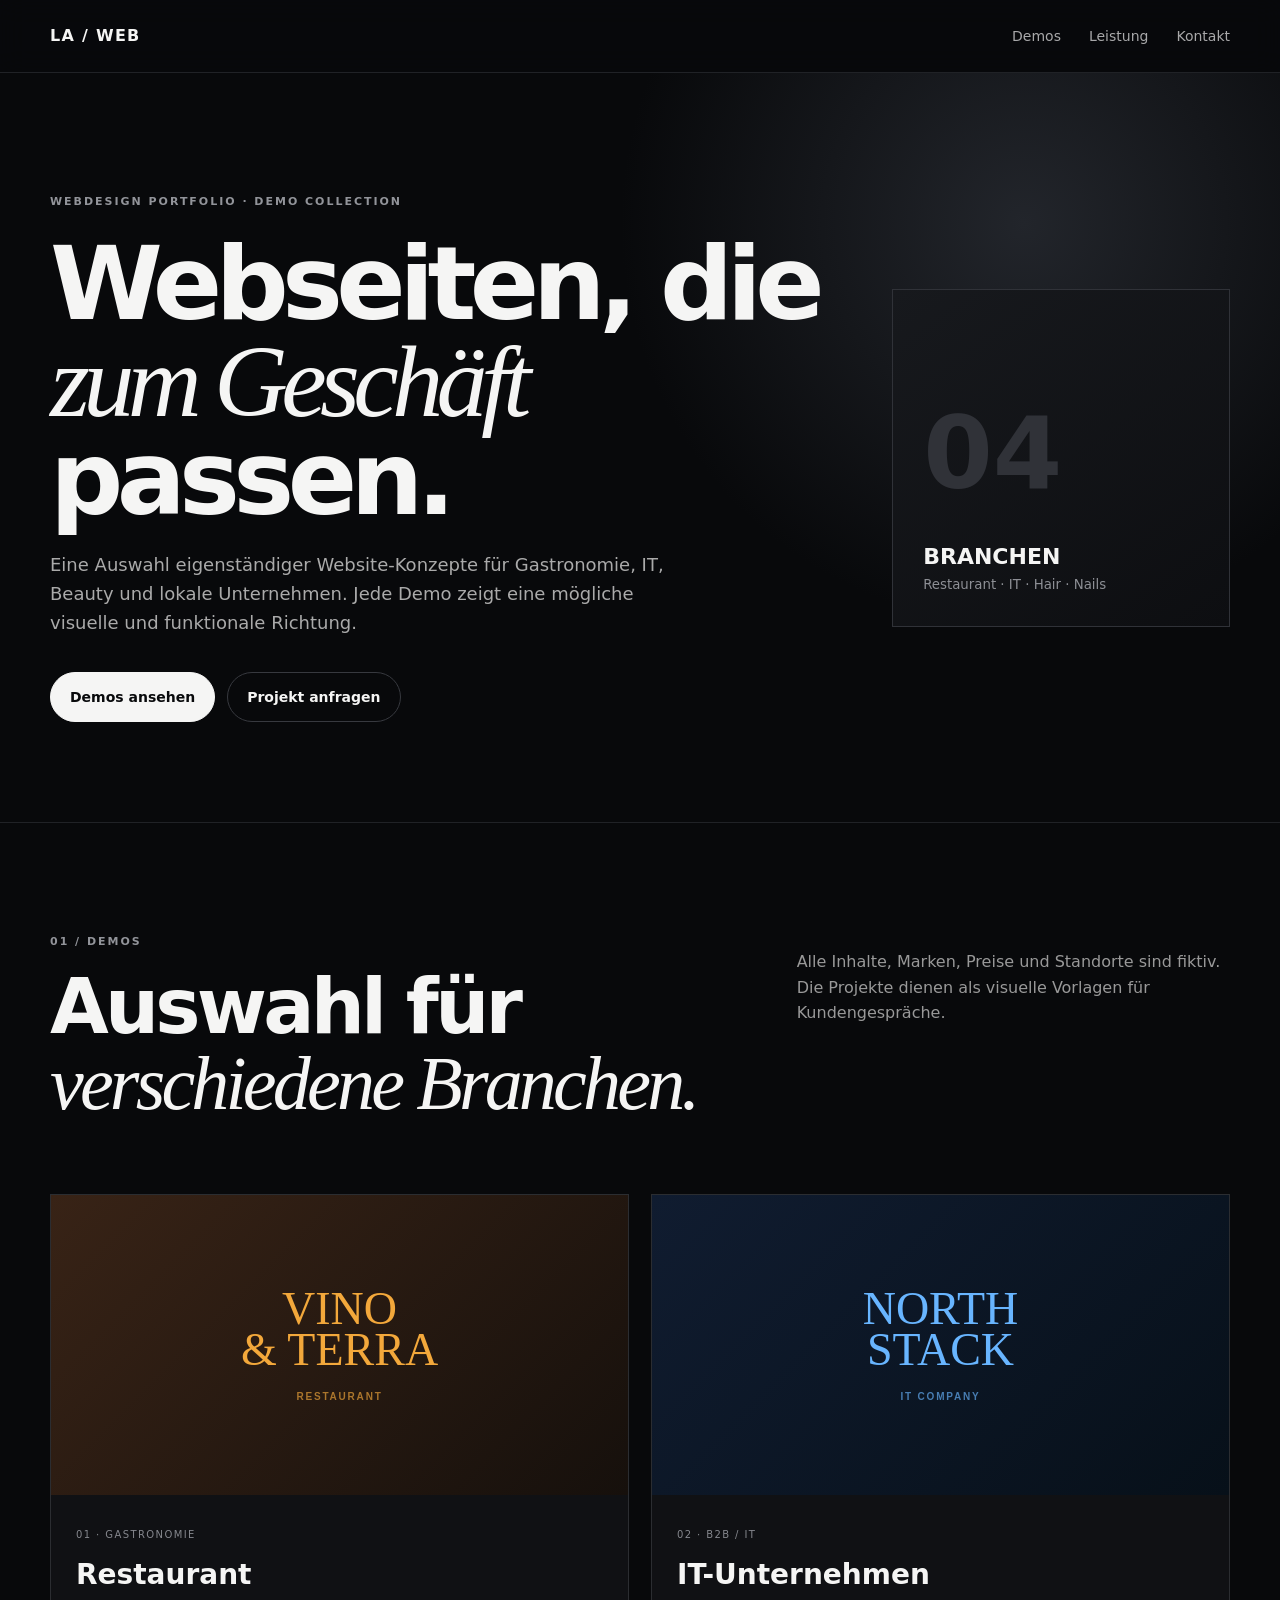
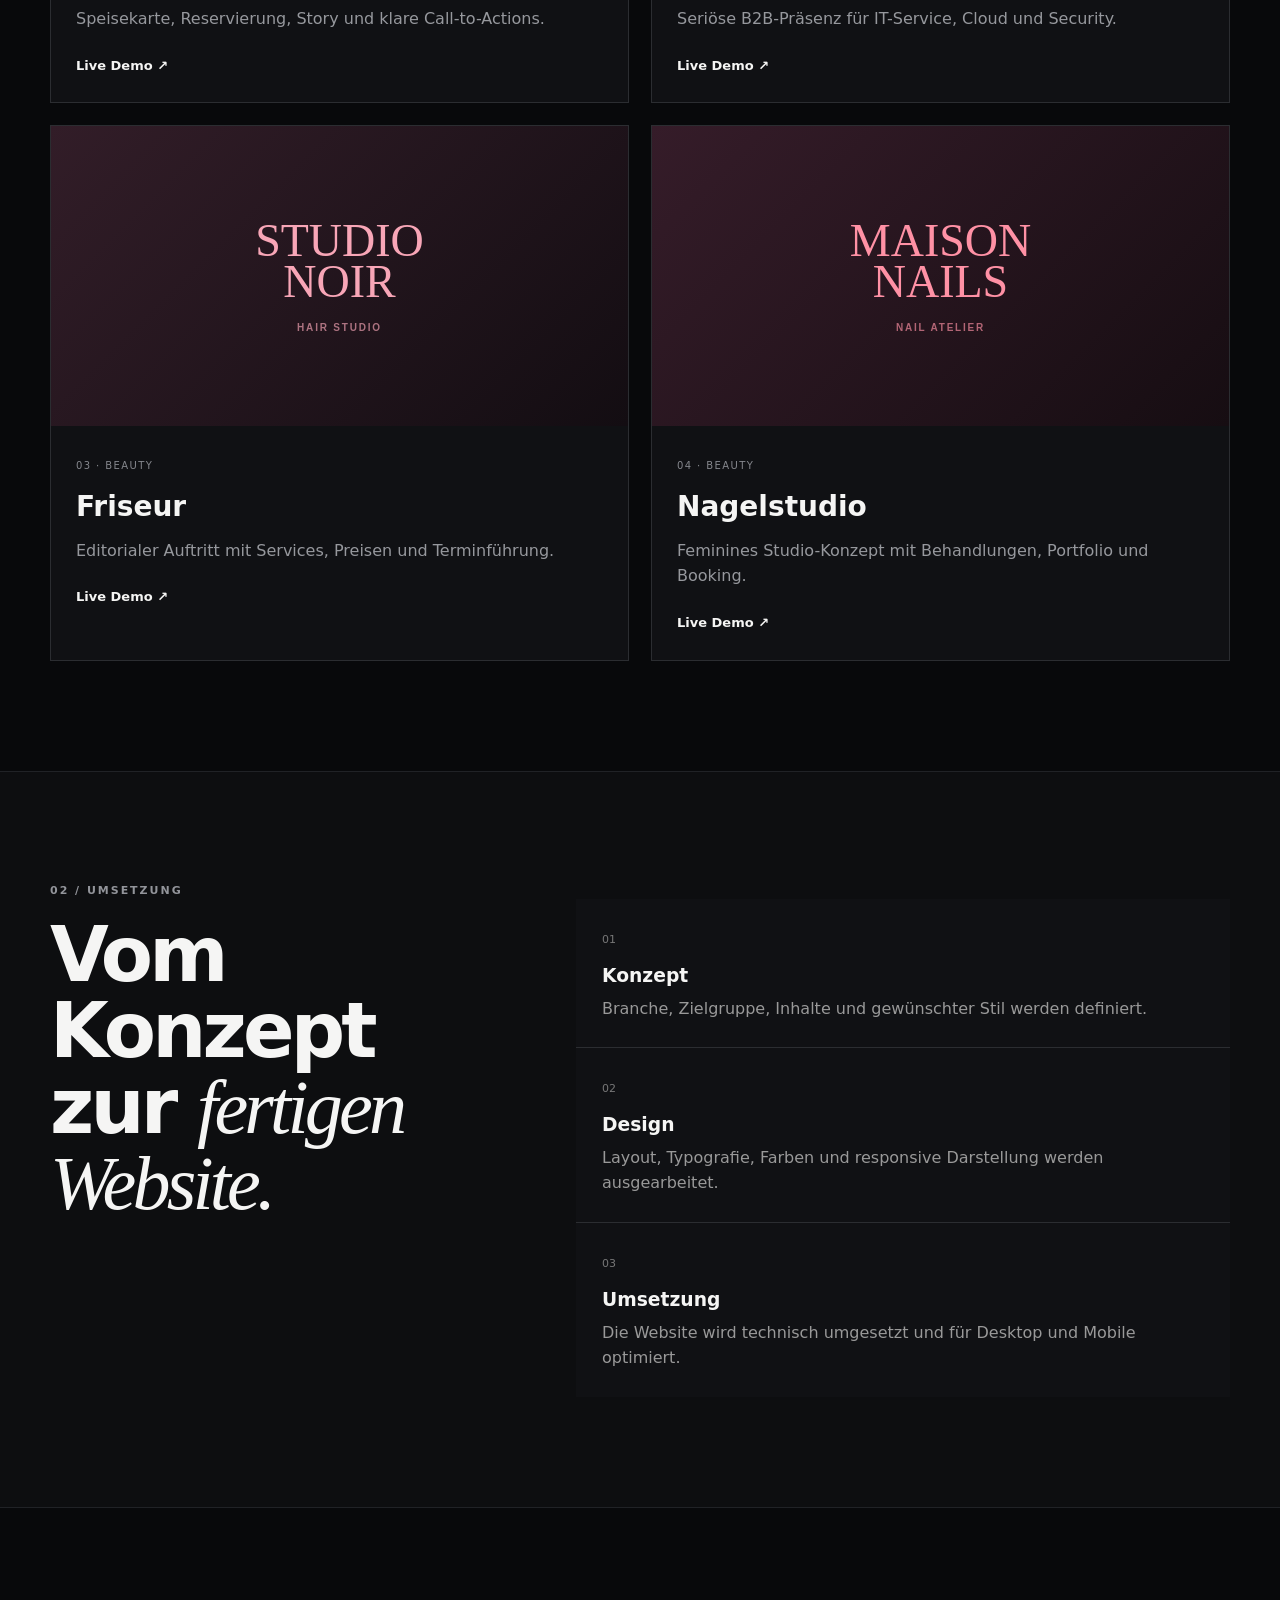
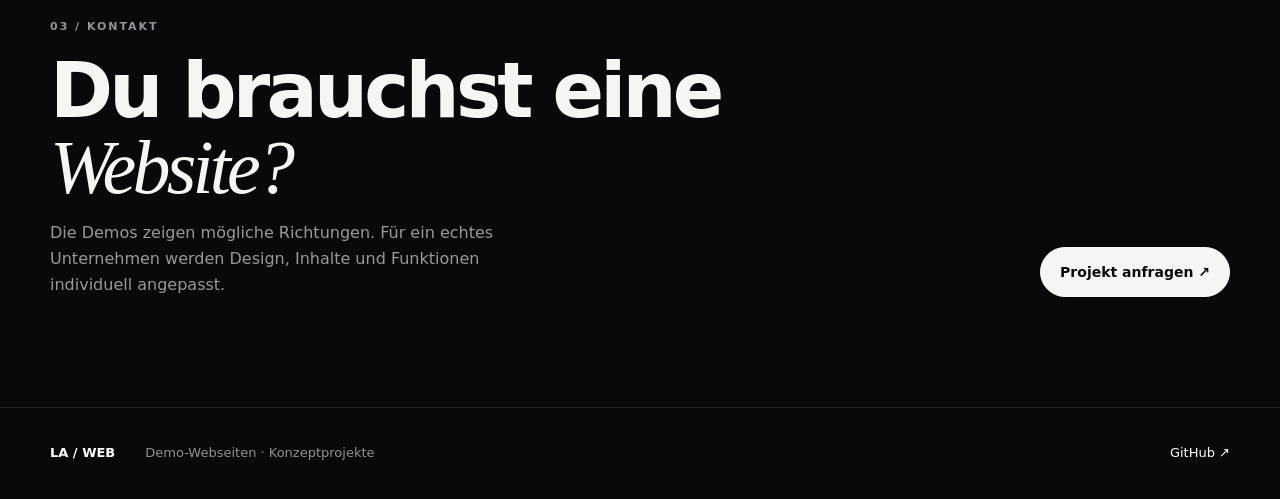
<file: index.html>
<!doctype html>
<html lang="de">
<head>
<meta charset="utf-8">
<meta name="viewport" content="width=device-width, initial-scale=1">
<meta name="description" content="Webdesign-Portfolio von Joscha Aaron Schmidt — fertige Demo-Webseiten für verschiedene Branchen.">
<title>Webdesign Portfolio — Joscha Aaron Schmidt</title>
<link rel="stylesheet" href="portfolio.css">
</head>
<body>
<header class="site-header">
  <div class="container nav"><a class="logo" href="./">LA / WEB</a><nav aria-label="Hauptnavigation"><a href="#demos">Demos</a><a href="#process">Leistung</a><a href="#contact">Kontakt</a></nav></div>
</header>
<main>
<section class="hero"><div class="container hero-grid"><div><span class="eyebrow">WEBDESIGN PORTFOLIO · DEMO COLLECTION</span><h1>Webseiten, die<br><em>zum Geschäft</em><br>passen.</h1><p>Eine Auswahl eigenständiger Website-Konzepte für Gastronomie, IT, Beauty und lokale Unternehmen. Jede Demo zeigt eine mögliche visuelle und funktionale Richtung.</p><div class="actions"><a class="btn primary" href="#demos">Demos ansehen</a><a class="btn" href="#contact">Projekt anfragen</a></div></div><div class="hero-card"><span>04</span><strong>BRANCHEN</strong><small>Restaurant · IT · Hair · Nails</small></div></div></section>
<section id="demos" class="section"><div class="container"><div class="section-head"><div><span class="eyebrow">01 / DEMOS</span><h2>Auswahl für<br><em>verschiedene Branchen.</em></h2></div><p>Alle Inhalte, Marken, Preise und Standorte sind fiktiv. Die Projekte dienen als visuelle Vorlagen für Kundengespräche.</p></div>
<div class="demo-grid">
<a class="demo-card restaurant" href="./restaurant/"><div class="demo-visual"><span>VINO<br>& TERRA</span><small>RESTAURANT</small></div><div class="demo-info"><span>01 · GASTRONOMIE</span><h3>Restaurant</h3><p>Speisekarte, Reservierung, Story und klare Call-to-Actions.</p><b>Live Demo ↗</b></div></a>
<a class="demo-card it" href="./it-company/"><div class="demo-visual"><span>NORTH<br>STACK</span><small>IT COMPANY</small></div><div class="demo-info"><span>02 · B2B / IT</span><h3>IT-Unternehmen</h3><p>Seriöse B2B-Präsenz für IT-Service, Cloud und Security.</p><b>Live Demo ↗</b></div></a>
<a class="demo-card hair" href="./hairdresser/"><div class="demo-visual"><span>STUDIO<br>NOIR</span><small>HAIR STUDIO</small></div><div class="demo-info"><span>03 · BEAUTY</span><h3>Friseur</h3><p>Editorialer Auftritt mit Services, Preisen und Terminführung.</p><b>Live Demo ↗</b></div></a>
<a class="demo-card nails" href="./nail-studio/"><div class="demo-visual"><span>MAISON<br>NAILS</span><small>NAIL ATELIER</small></div><div class="demo-info"><span>04 · BEAUTY</span><h3>Nagelstudio</h3><p>Feminines Studio-Konzept mit Behandlungen, Portfolio und Booking.</p><b>Live Demo ↗</b></div></a>
</div></div></section>
<section id="process" class="section process"><div class="container"><span class="eyebrow">02 / UMSETZUNG</span><div class="process-grid"><h2>Vom Konzept<br>zur <em>fertigen Website.</em></h2><div class="steps"><article><span>01</span><h3>Konzept</h3><p>Branche, Zielgruppe, Inhalte und gewünschter Stil werden definiert.</p></article><article><span>02</span><h3>Design</h3><p>Layout, Typografie, Farben und responsive Darstellung werden ausgearbeitet.</p></article><article><span>03</span><h3>Umsetzung</h3><p>Die Website wird technisch umgesetzt und für Desktop und Mobile optimiert.</p></article></div></div></div></section>
<section id="contact" class="section contact"><div class="container contact-box"><div><span class="eyebrow">03 / KONTAKT</span><h2>Du brauchst eine<br><em>Website?</em></h2><p>Die Demos zeigen mögliche Richtungen. Für ein echtes Unternehmen werden Design, Inhalte und Funktionen individuell angepasst.</p></div><a class="btn primary" href="mailto:joschaschmidt@mail.de?subject=Website%20Projekt">Projekt anfragen ↗</a></div></section>
</main>
<footer><div class="container footer-inner"><strong>LA / WEB</strong><span>Demo-Webseiten · Konzeptprojekte</span><a href="https://github.com/linuxaaron/portfolio">GitHub ↗</a></div></footer>
</body>
</html>
</file>
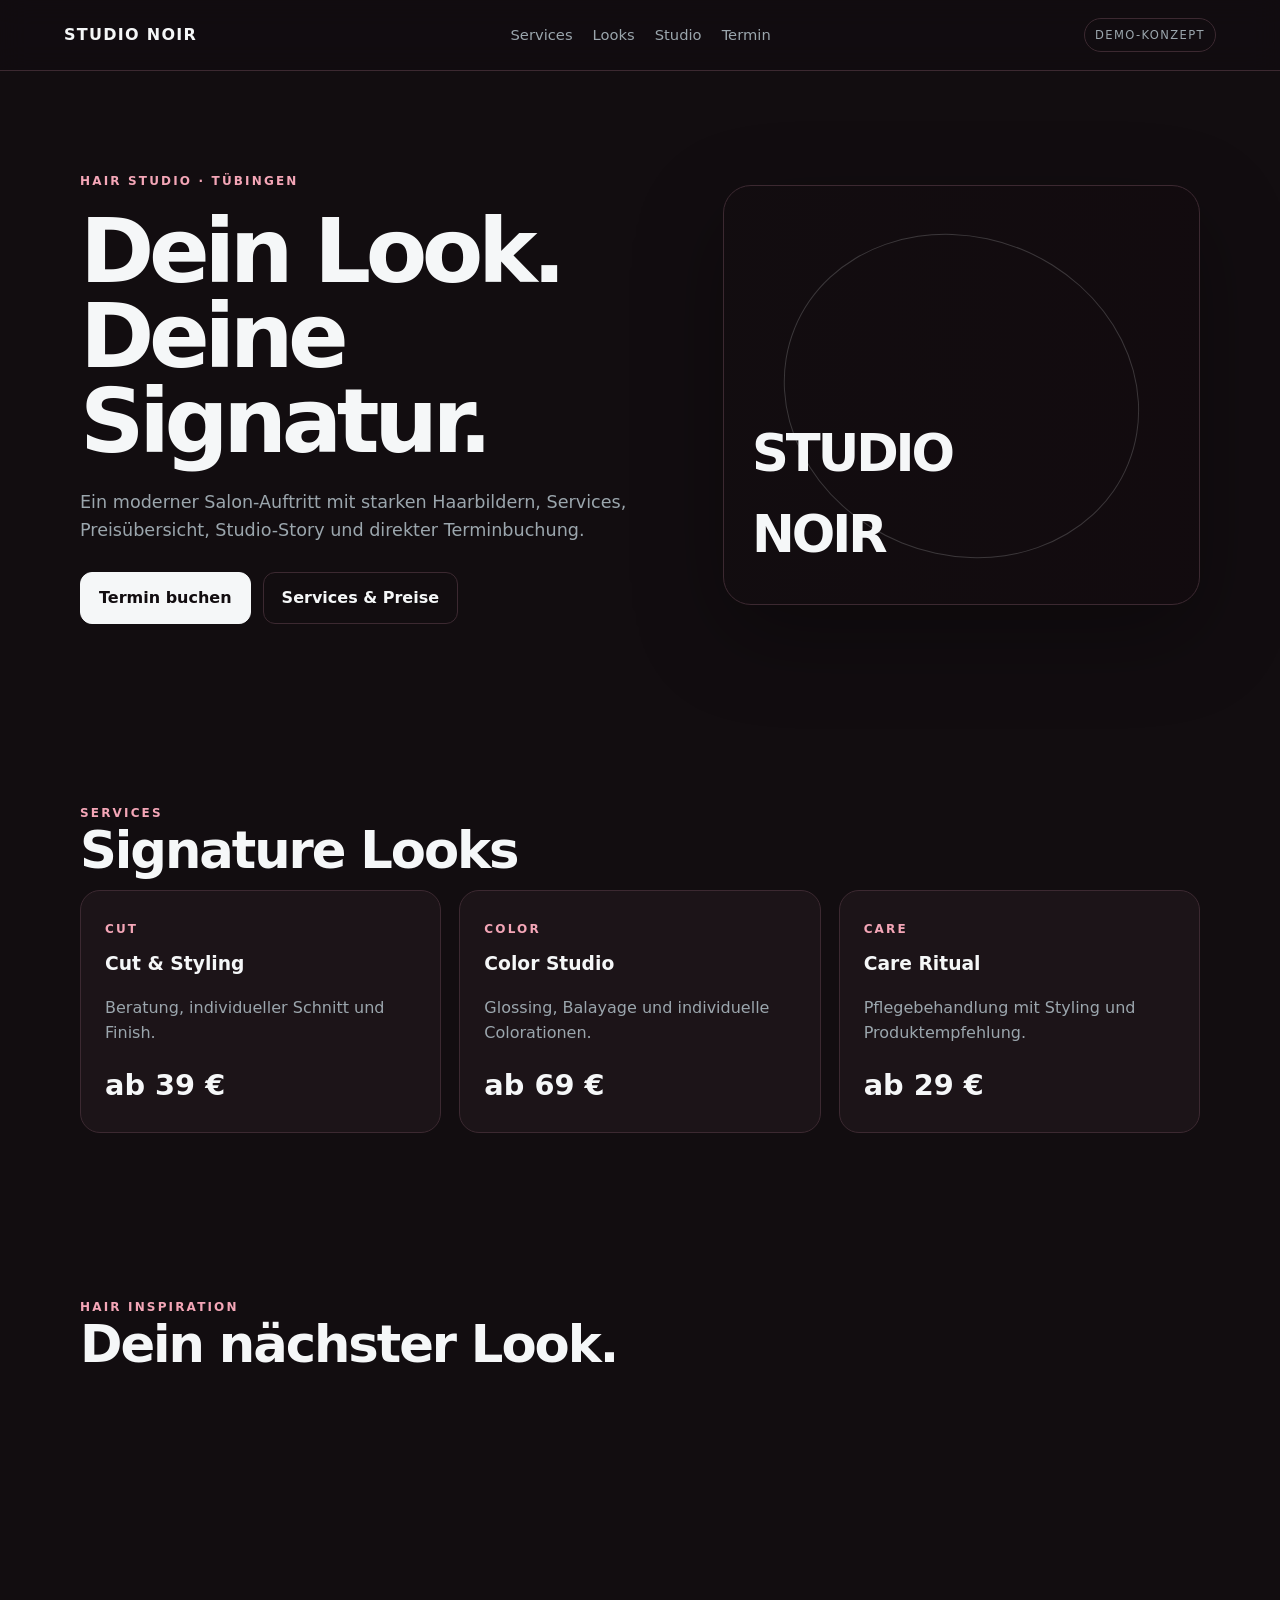
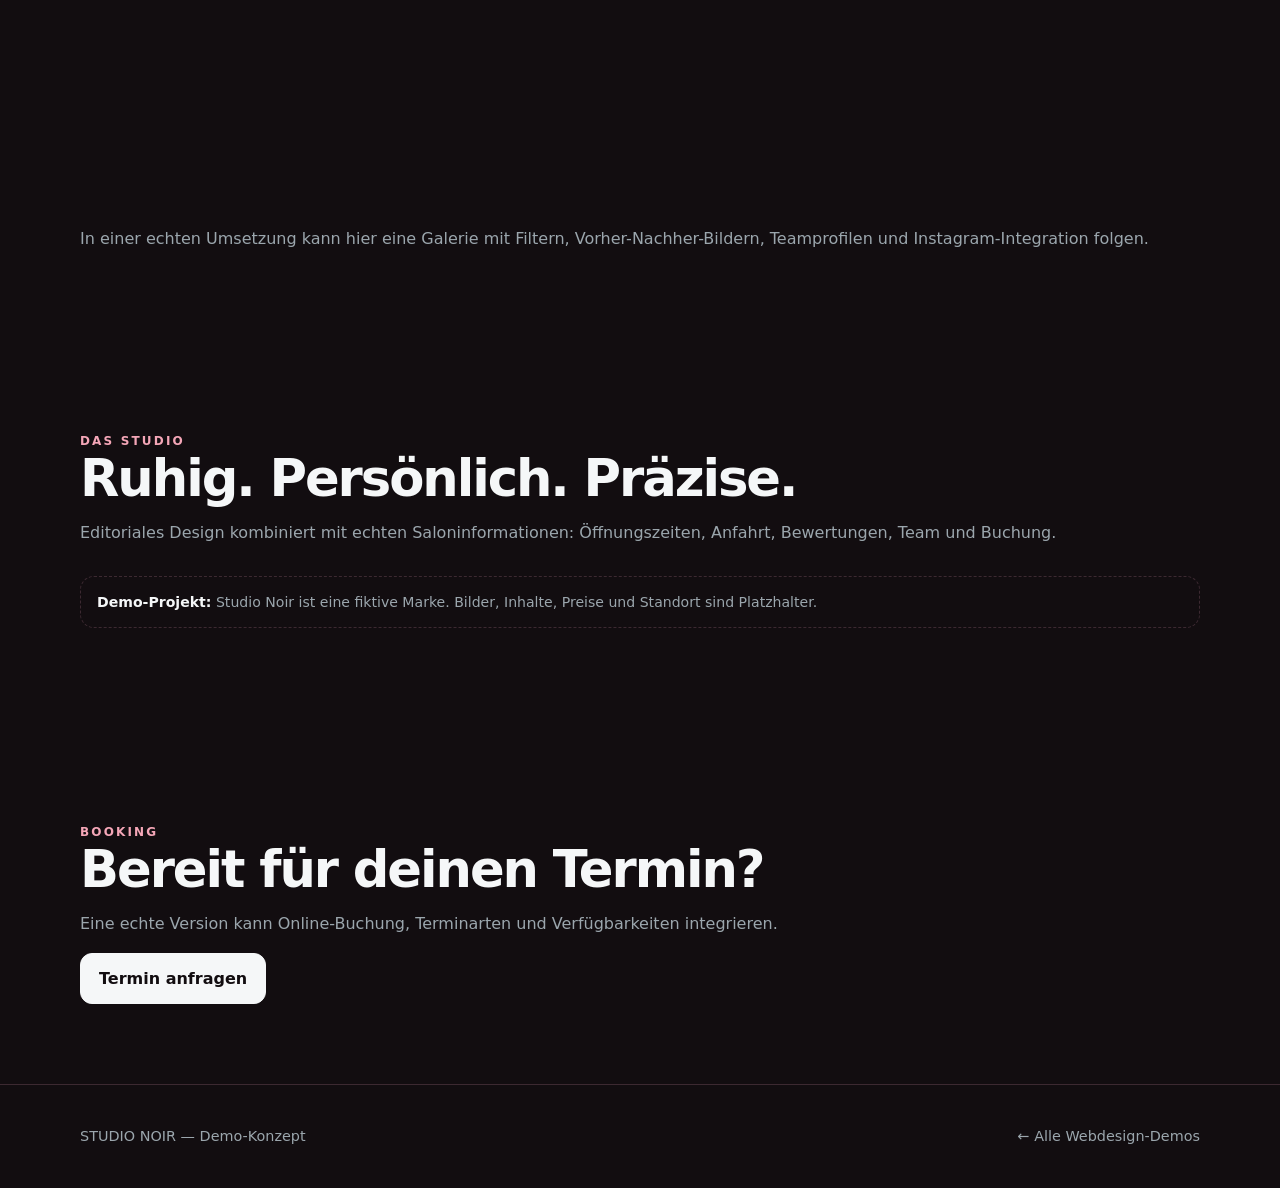
<file: hairdresser/index.html>
<!doctype html><html lang="de"><head><meta charset="utf-8"><meta name="viewport" content="width=device-width,initial-scale=1"><meta name="description" content="STUDIO NOIR — Friseur Demo-Konzept"><title>STUDIO NOIR — Hair Studio</title><link rel="stylesheet" href="../demo.css"><style>:root{--accent:#f4a6b7;--accent-2:#c084fc;--bg:#120d10;--surface:#1d1519;--line:#3c2931}.hero .visual{background:linear-gradient(90deg,rgba(18,10,14,.15),rgba(18,10,14,.7)),url('https://images.unsplash.com/photo-1521590832167-7bcbfaa6381f?auto=format&fit=crop&w=1400&q=85') center/cover}.look-photo{min-height:420px;border-radius:20px;background:url('https://images.unsplash.com/photo-1560869713-7d0a29430803?auto=format&fit=crop&w=1200&q=85') center/cover}.card{background:#1c1418}</style></head><body><nav class="demo-nav"><a class="brand" href="../">STUDIO NOIR</a><div class="menu"><a href="#services">Services</a><a href="#looks">Looks</a><a href="#studio">Studio</a><a href="#booking">Termin</a></div><span class="demo-badge">Demo-Konzept</span></nav><main><section class="hero"><div class="container hero-grid"><div><span class="eyebrow">Hair Studio · Tübingen</span><h1>Dein Look.<br>Deine<br>Signatur.</h1><p>Ein moderner Salon-Auftritt mit starken Haarbildern, Services, Preisübersicht, Studio-Story und direkter Terminbuchung.</p><div class="actions"><a class="btn primary" href="#booking">Termin buchen</a><a class="btn" href="#services">Services & Preise</a></div></div><div class="visual"><div class="visual-label">STUDIO<br>NOIR</div></div></div></section><section id="services" class="section"><div class="container"><span class="eyebrow">Services</span><h2>Signature Looks</h2><div class="cards"><article class="card"><span class="eyebrow">CUT</span><h3>Cut & Styling</h3><p>Beratung, individueller Schnitt und Finish.</p><strong class="price">ab 39 €</strong></article><article class="card"><span class="eyebrow">COLOR</span><h3>Color Studio</h3><p>Glossing, Balayage und individuelle Colorationen.</p><strong class="price">ab 69 €</strong></article><article class="card"><span class="eyebrow">CARE</span><h3>Care Ritual</h3><p>Pflegebehandlung mit Styling und Produktempfehlung.</p><strong class="price">ab 29 €</strong></article></div></div></section><section id="looks" class="section"><div class="container"><span class="eyebrow">Hair Inspiration</span><h2>Dein nächster Look.</h2><div class="look-photo"></div><p class="muted" style="margin-top:22px">In einer echten Umsetzung kann hier eine Galerie mit Filtern, Vorher-Nachher-Bildern, Teamprofilen und Instagram-Integration folgen.</p></div></section><section id="studio" class="section"><div class="container"><span class="eyebrow">Das Studio</span><h2>Ruhig. Persönlich. Präzise.</h2><p class="muted">Editoriales Design kombiniert mit echten Saloninformationen: Öffnungszeiten, Anfahrt, Bewertungen, Team und Buchung.</p><div class="demo-note"><strong>Demo-Projekt:</strong> Studio Noir ist eine fiktive Marke. Bilder, Inhalte, Preise und Standort sind Platzhalter.</div></div></section><section id="booking" class="section"><div class="container"><span class="eyebrow">Booking</span><h2>Bereit für deinen Termin?</h2><p class="muted">Eine echte Version kann Online-Buchung, Terminarten und Verfügbarkeiten integrieren.</p><a class="btn primary" href="mailto:demo@example.com?subject=Termin">Termin anfragen</a></div></section></main><footer class="footer"><div class="container footer-inner"><span>STUDIO NOIR — Demo-Konzept</span><a href="../">← Alle Webdesign-Demos</a></div></footer></body></html>
</file>
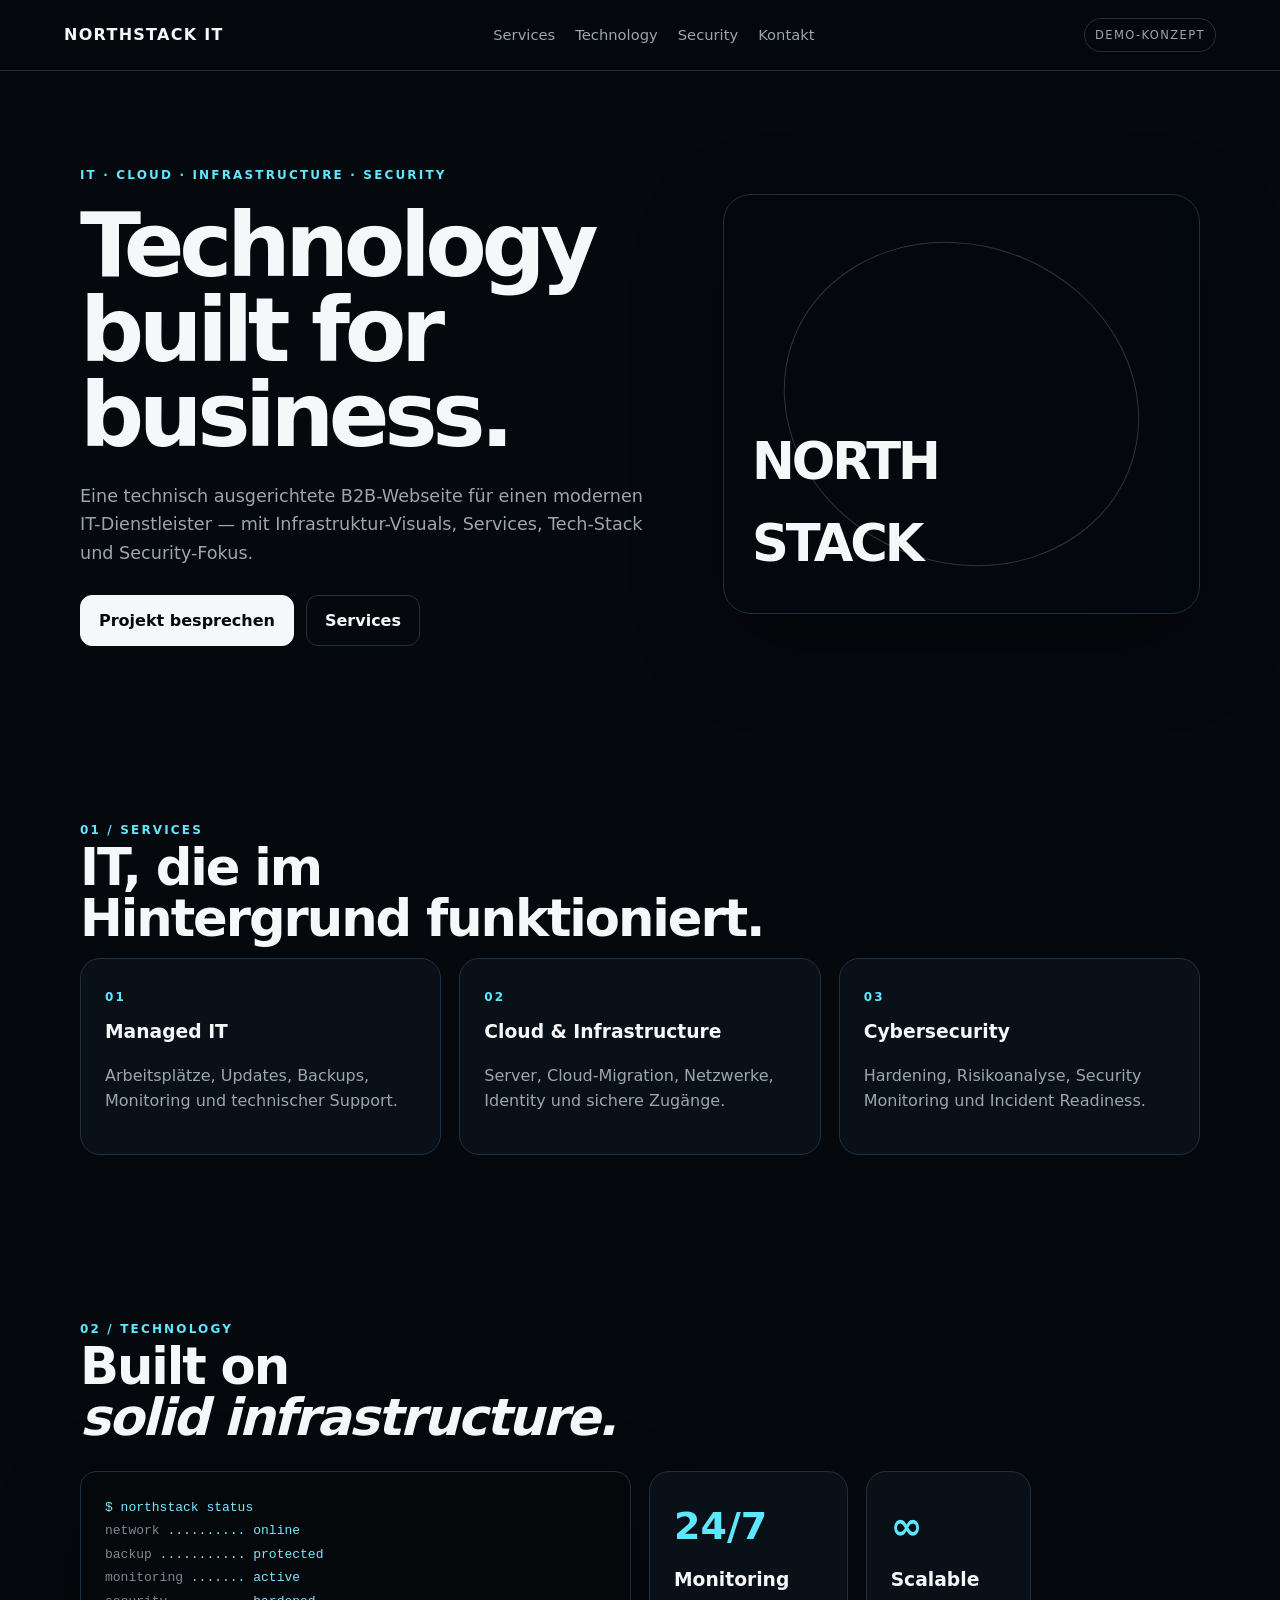
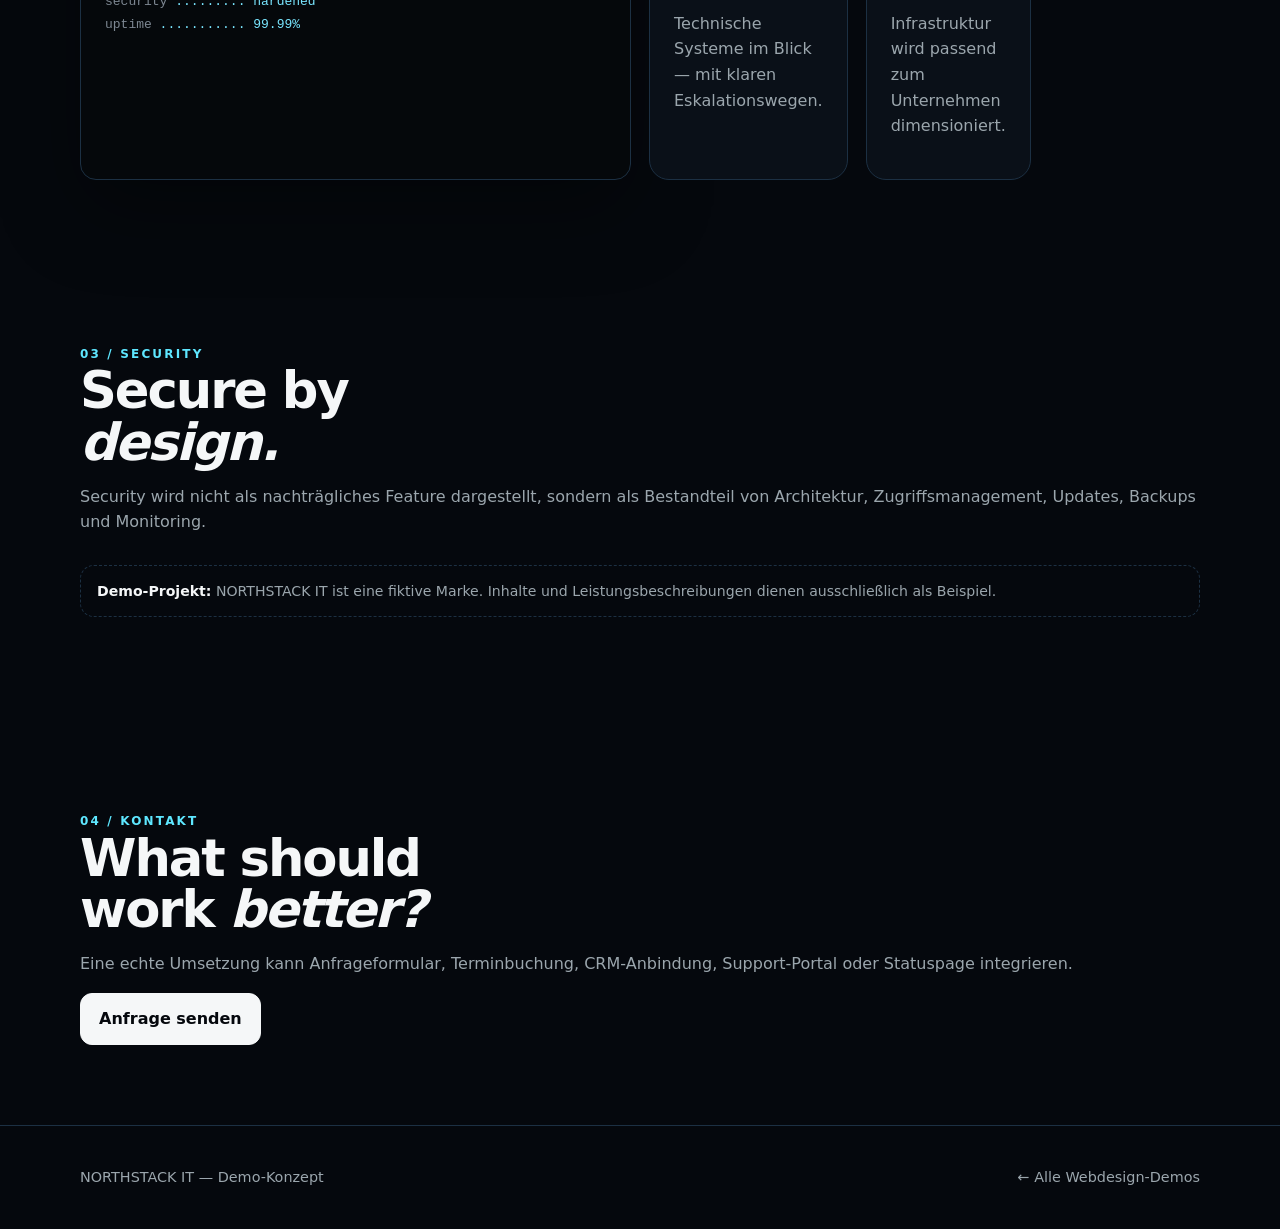
<file: it-company/index.html>
<!doctype html><html lang="de"><head><meta charset="utf-8"><meta name="viewport" content="width=device-width,initial-scale=1"><meta name="description" content="NORTHSTACK IT — IT-Unternehmen Demo-Konzept"><title>NORTHSTACK IT — Technology Partner</title><link rel="stylesheet" href="../demo.css"><style>:root{--accent:#5ee7ff;--accent-2:#7c5cff;--bg:#05080d;--surface:#0b111a;--line:#1c3043}.hero .visual{background:linear-gradient(90deg,rgba(3,8,14,.35),rgba(3,8,14,.78)),url('https://images.unsplash.com/photo-1558494949-ef010cbdcc31?auto=format&fit=crop&w=1400&q=85') center/cover}.terminal{border:1px solid var(--line);background:#05080b;border-radius:16px;padding:24px;color:#79e6ff;font:13px/1.8 ui-monospace,SFMono-Regular,Menlo,monospace;box-shadow:0 30px 80px rgba(0,0,0,.35)}.terminal span{color:#7d8792}.tech-grid{display:grid;grid-template-columns:1fr 1fr;gap:18px;margin-top:28px}.card{background:#0a1018}.card h3{font-family:ui-sans-serif,system-ui}.metric{font-size:38px;font-weight:900;color:var(--accent)}@media(max-width:800px){.tech-grid{grid-template-columns:1fr}}</style></head><body><nav class="demo-nav"><a class="brand" href="../">NORTHSTACK IT</a><div class="menu"><a href="#services">Services</a><a href="#stack">Technology</a><a href="#security">Security</a><a href="#contact">Kontakt</a></div><span class="demo-badge">Demo-Konzept</span></nav><main><section class="hero"><div class="container hero-grid"><div><span class="eyebrow">IT · Cloud · Infrastructure · Security</span><h1>Technology<br>built for<br>business.</h1><p>Eine technisch ausgerichtete B2B-Webseite für einen modernen IT-Dienstleister — mit Infrastruktur-Visuals, Services, Tech-Stack und Security-Fokus.</p><div class="actions"><a class="btn primary" href="#contact">Projekt besprechen</a><a class="btn" href="#services">Services</a></div></div><div class="visual"><div class="visual-label">NORTH<br>STACK</div></div></div></section><section id="services" class="section"><div class="container"><span class="eyebrow">01 / Services</span><h2>IT, die im<br>Hintergrund funktioniert.</h2><div class="cards"><article class="card"><span class="eyebrow">01</span><h3>Managed IT</h3><p>Arbeitsplätze, Updates, Backups, Monitoring und technischer Support.</p></article><article class="card"><span class="eyebrow">02</span><h3>Cloud & Infrastructure</h3><p>Server, Cloud-Migration, Netzwerke, Identity und sichere Zugänge.</p></article><article class="card"><span class="eyebrow">03</span><h3>Cybersecurity</h3><p>Hardening, Risikoanalyse, Security Monitoring und Incident Readiness.</p></article></div></div></section><section id="stack" class="section"><div class="container"><span class="eyebrow">02 / Technology</span><h2>Built on<br><em>solid infrastructure.</em></h2><div class="tech-grid"><div class="terminal"><div>$ northstack status</div><div><span>network</span> .......... online</div><div><span>backup</span> ........... protected</div><div><span>monitoring</span> ....... active</div><div><span>security</span> ......... hardened</div><div><span>uptime</span> ........... 99.99%</div></div><div class="cards"><article class="card"><div class="metric">24/7</div><h3>Monitoring</h3><p>Technische Systeme im Blick — mit klaren Eskalationswegen.</p></article><article class="card"><div class="metric">∞</div><h3>Scalable</h3><p>Infrastruktur wird passend zum Unternehmen dimensioniert.</p></article></div></div></div></section><section id="security" class="section"><div class="container"><span class="eyebrow">03 / Security</span><h2>Secure by<br><em>design.</em></h2><p class="muted">Security wird nicht als nachträgliches Feature dargestellt, sondern als Bestandteil von Architektur, Zugriffsmanagement, Updates, Backups und Monitoring.</p><div class="demo-note"><strong>Demo-Projekt:</strong> NORTHSTACK IT ist eine fiktive Marke. Inhalte und Leistungsbeschreibungen dienen ausschließlich als Beispiel.</div></div></section><section id="contact" class="section"><div class="container"><span class="eyebrow">04 / Kontakt</span><h2>What should<br>work <em>better?</em></h2><p class="muted">Eine echte Umsetzung kann Anfrageformular, Terminbuchung, CRM-Anbindung, Support-Portal oder Statuspage integrieren.</p><a class="btn primary" href="mailto:demo@example.com?subject=IT%20Projekt">Anfrage senden</a></div></section></main><footer class="footer"><div class="container footer-inner"><span>NORTHSTACK IT — Demo-Konzept</span><a href="../">← Alle Webdesign-Demos</a></div></footer></body></html>
</file>
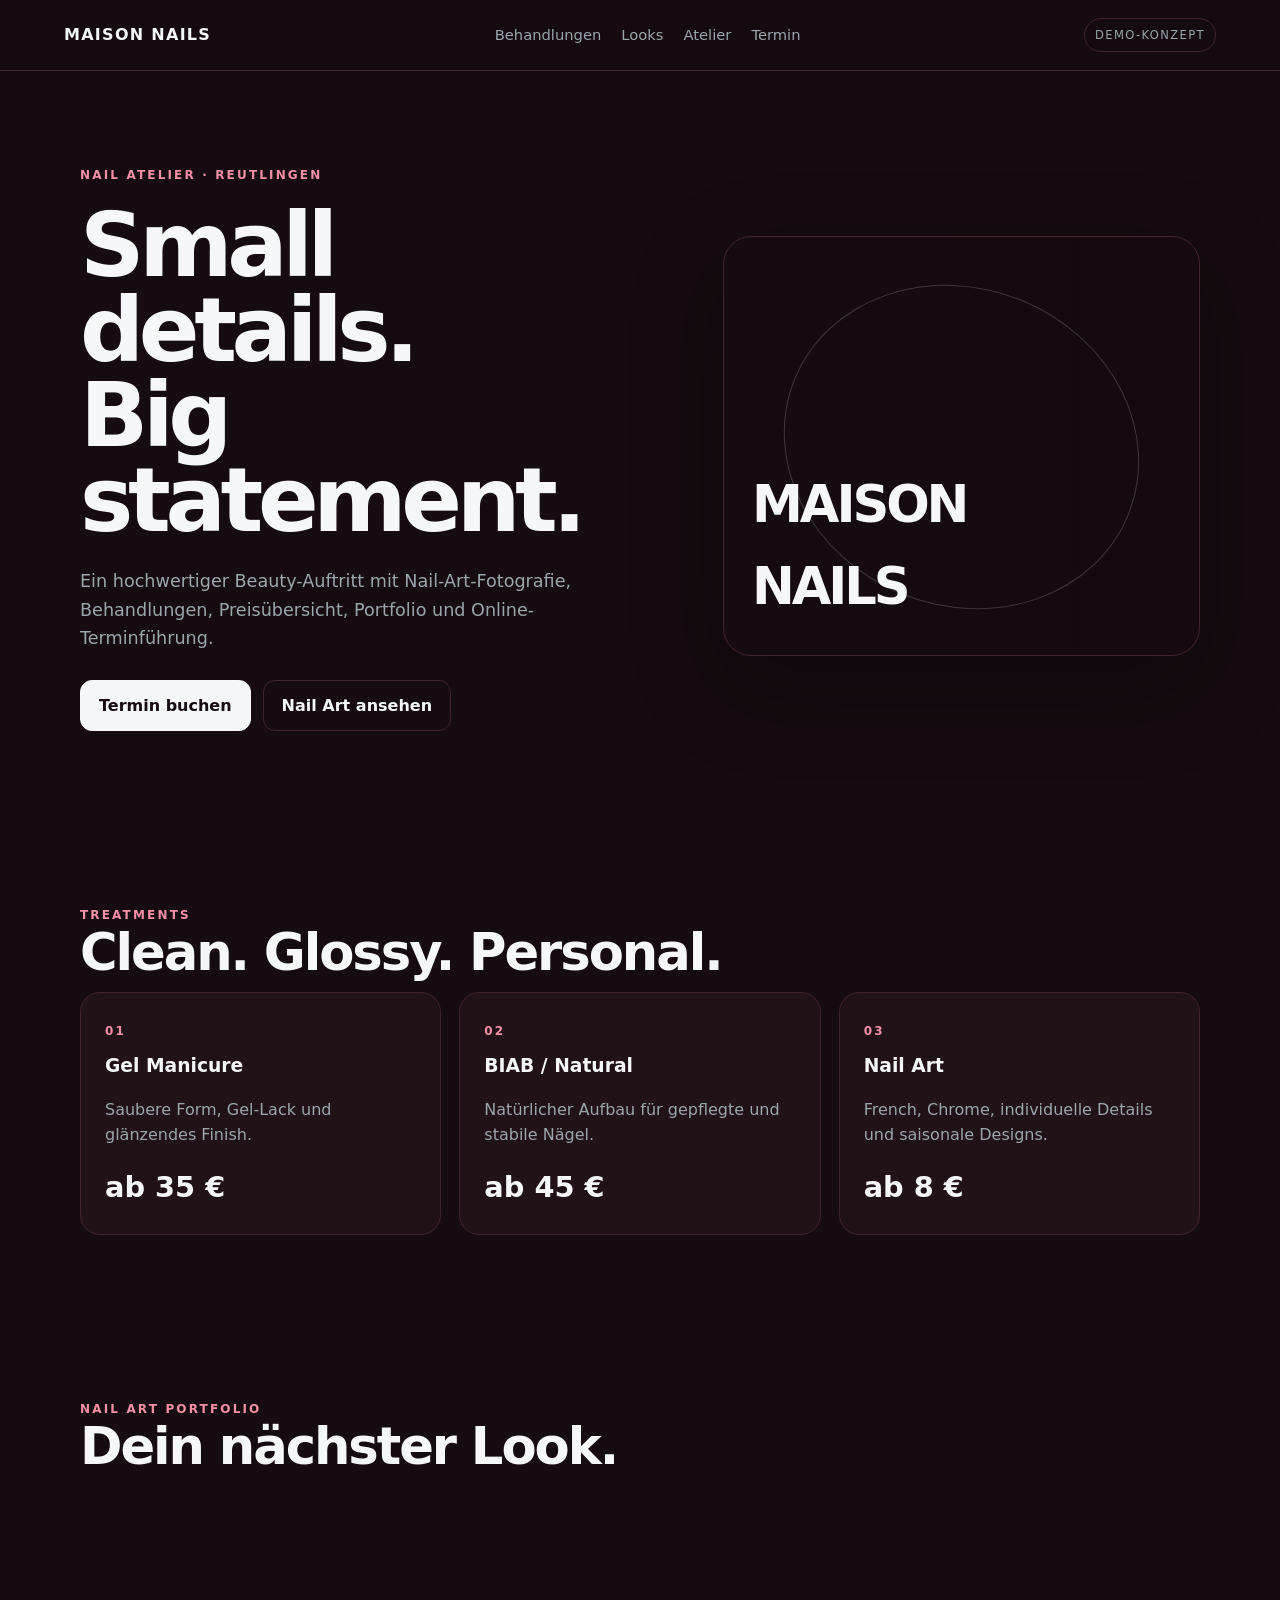
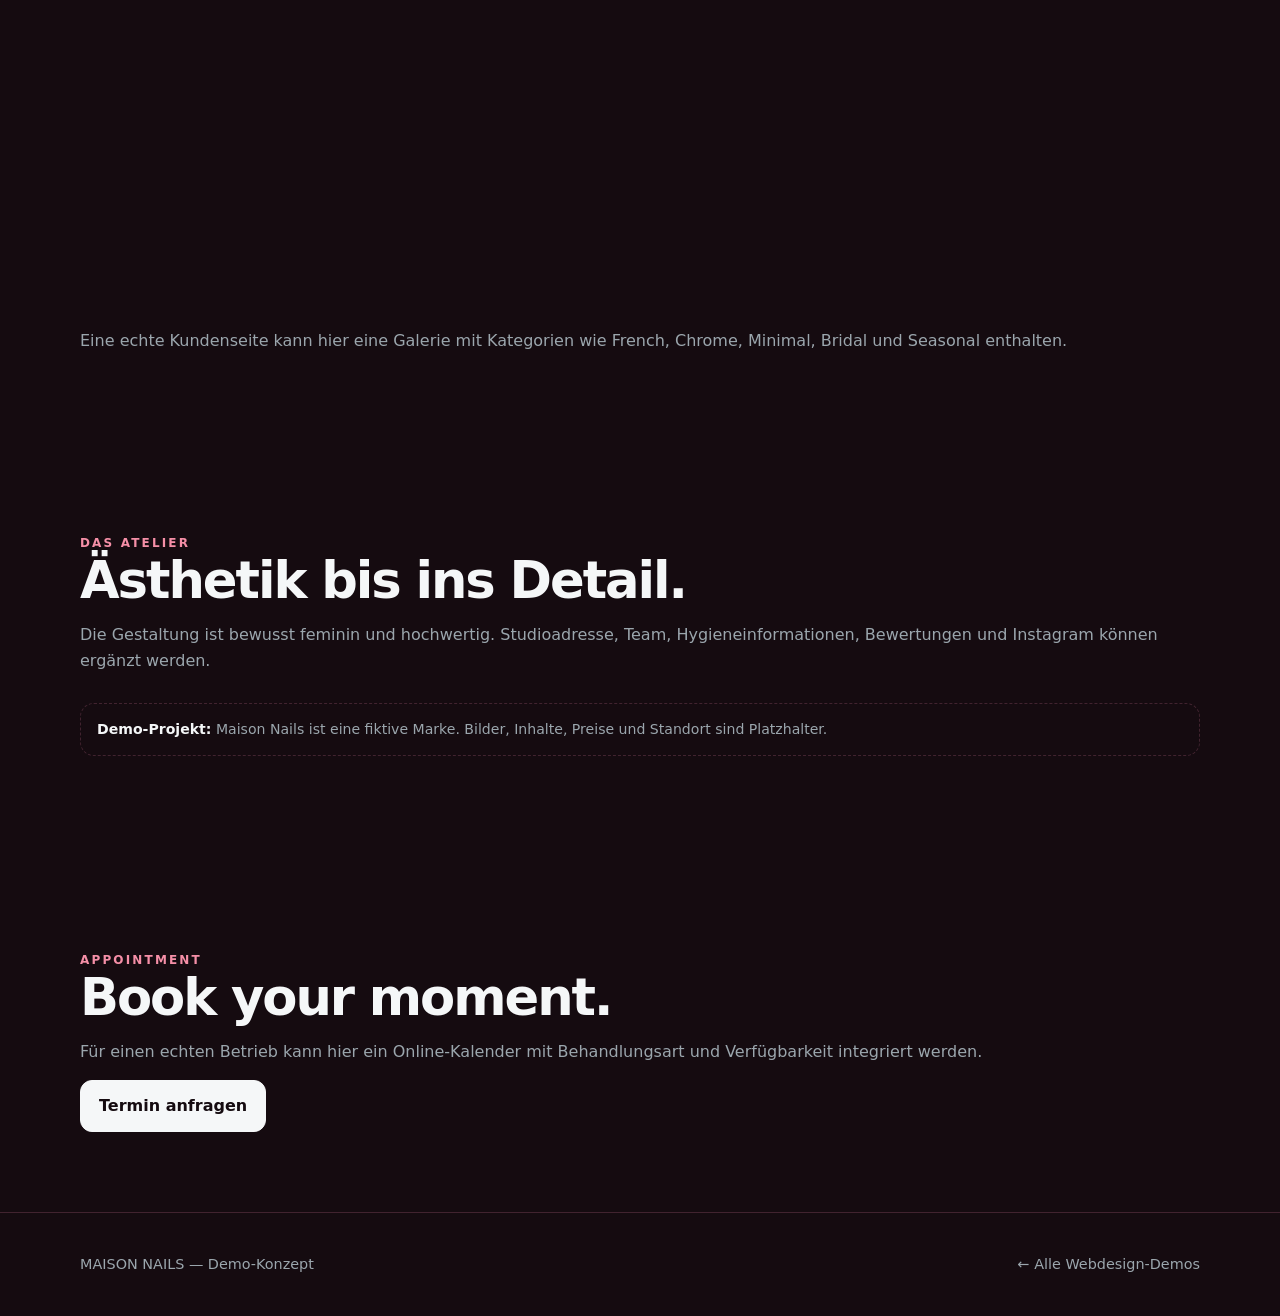
<file: nail-studio/index.html>
<!doctype html><html lang="de"><head><meta charset="utf-8"><meta name="viewport" content="width=device-width,initial-scale=1"><meta name="description" content="MAISON NAILS — Nagelstudio Demo-Konzept"><title>MAISON NAILS — Nail Atelier</title><link rel="stylesheet" href="../demo.css"><style>:root{--accent:#f58fa7;--accent-2:#e9a8ff;--bg:#150b10;--surface:#201218;--line:#41232f}.hero .visual{background:linear-gradient(90deg,rgba(22,8,14,.05),rgba(22,8,14,.65)),url('https://images.unsplash.com/photo-1604654894610-df63bc536371?auto=format&fit=crop&w=1400&q=85') center/cover}.nail-photo{min-height:420px;border-radius:20px;background:url('https://images.unsplash.com/photo-1610992015732-2449b76344bc?auto=format&fit=crop&w=1200&q=85') center/cover}.card{background:#201217}</style></head><body><nav class="demo-nav"><a class="brand" href="../">MAISON NAILS</a><div class="menu"><a href="#services">Behandlungen</a><a href="#looks">Looks</a><a href="#studio">Atelier</a><a href="#booking">Termin</a></div><span class="demo-badge">Demo-Konzept</span></nav><main><section class="hero"><div class="container hero-grid"><div><span class="eyebrow">Nail Atelier · Reutlingen</span><h1>Small details.<br>Big<br>statement.</h1><p>Ein hochwertiger Beauty-Auftritt mit Nail-Art-Fotografie, Behandlungen, Preisübersicht, Portfolio und Online-Terminführung.</p><div class="actions"><a class="btn primary" href="#booking">Termin buchen</a><a class="btn" href="#looks">Nail Art ansehen</a></div></div><div class="visual"><div class="visual-label">MAISON<br>NAILS</div></div></div></section><section id="services" class="section"><div class="container"><span class="eyebrow">Treatments</span><h2>Clean. Glossy. Personal.</h2><div class="cards"><article class="card"><span class="eyebrow">01</span><h3>Gel Manicure</h3><p>Saubere Form, Gel-Lack und glänzendes Finish.</p><strong class="price">ab 35 €</strong></article><article class="card"><span class="eyebrow">02</span><h3>BIAB / Natural</h3><p>Natürlicher Aufbau für gepflegte und stabile Nägel.</p><strong class="price">ab 45 €</strong></article><article class="card"><span class="eyebrow">03</span><h3>Nail Art</h3><p>French, Chrome, individuelle Details und saisonale Designs.</p><strong class="price">ab 8 €</strong></article></div></div></section><section id="looks" class="section"><div class="container"><span class="eyebrow">Nail Art Portfolio</span><h2>Dein nächster Look.</h2><div class="nail-photo"></div><p class="muted" style="margin-top:22px">Eine echte Kundenseite kann hier eine Galerie mit Kategorien wie French, Chrome, Minimal, Bridal und Seasonal enthalten.</p></div></section><section id="studio" class="section"><div class="container"><span class="eyebrow">Das Atelier</span><h2>Ästhetik bis ins Detail.</h2><p class="muted">Die Gestaltung ist bewusst feminin und hochwertig. Studioadresse, Team, Hygieneinformationen, Bewertungen und Instagram können ergänzt werden.</p><div class="demo-note"><strong>Demo-Projekt:</strong> Maison Nails ist eine fiktive Marke. Bilder, Inhalte, Preise und Standort sind Platzhalter.</div></div></section><section id="booking" class="section"><div class="container"><span class="eyebrow">Appointment</span><h2>Book your moment.</h2><p class="muted">Für einen echten Betrieb kann hier ein Online-Kalender mit Behandlungsart und Verfügbarkeit integriert werden.</p><a class="btn primary" href="mailto:demo@example.com?subject=Termin%20Maison%20Nails">Termin anfragen</a></div></section></main><footer class="footer"><div class="container footer-inner"><span>MAISON NAILS — Demo-Konzept</span><a href="../">← Alle Webdesign-Demos</a></div></footer></body></html>
</file>
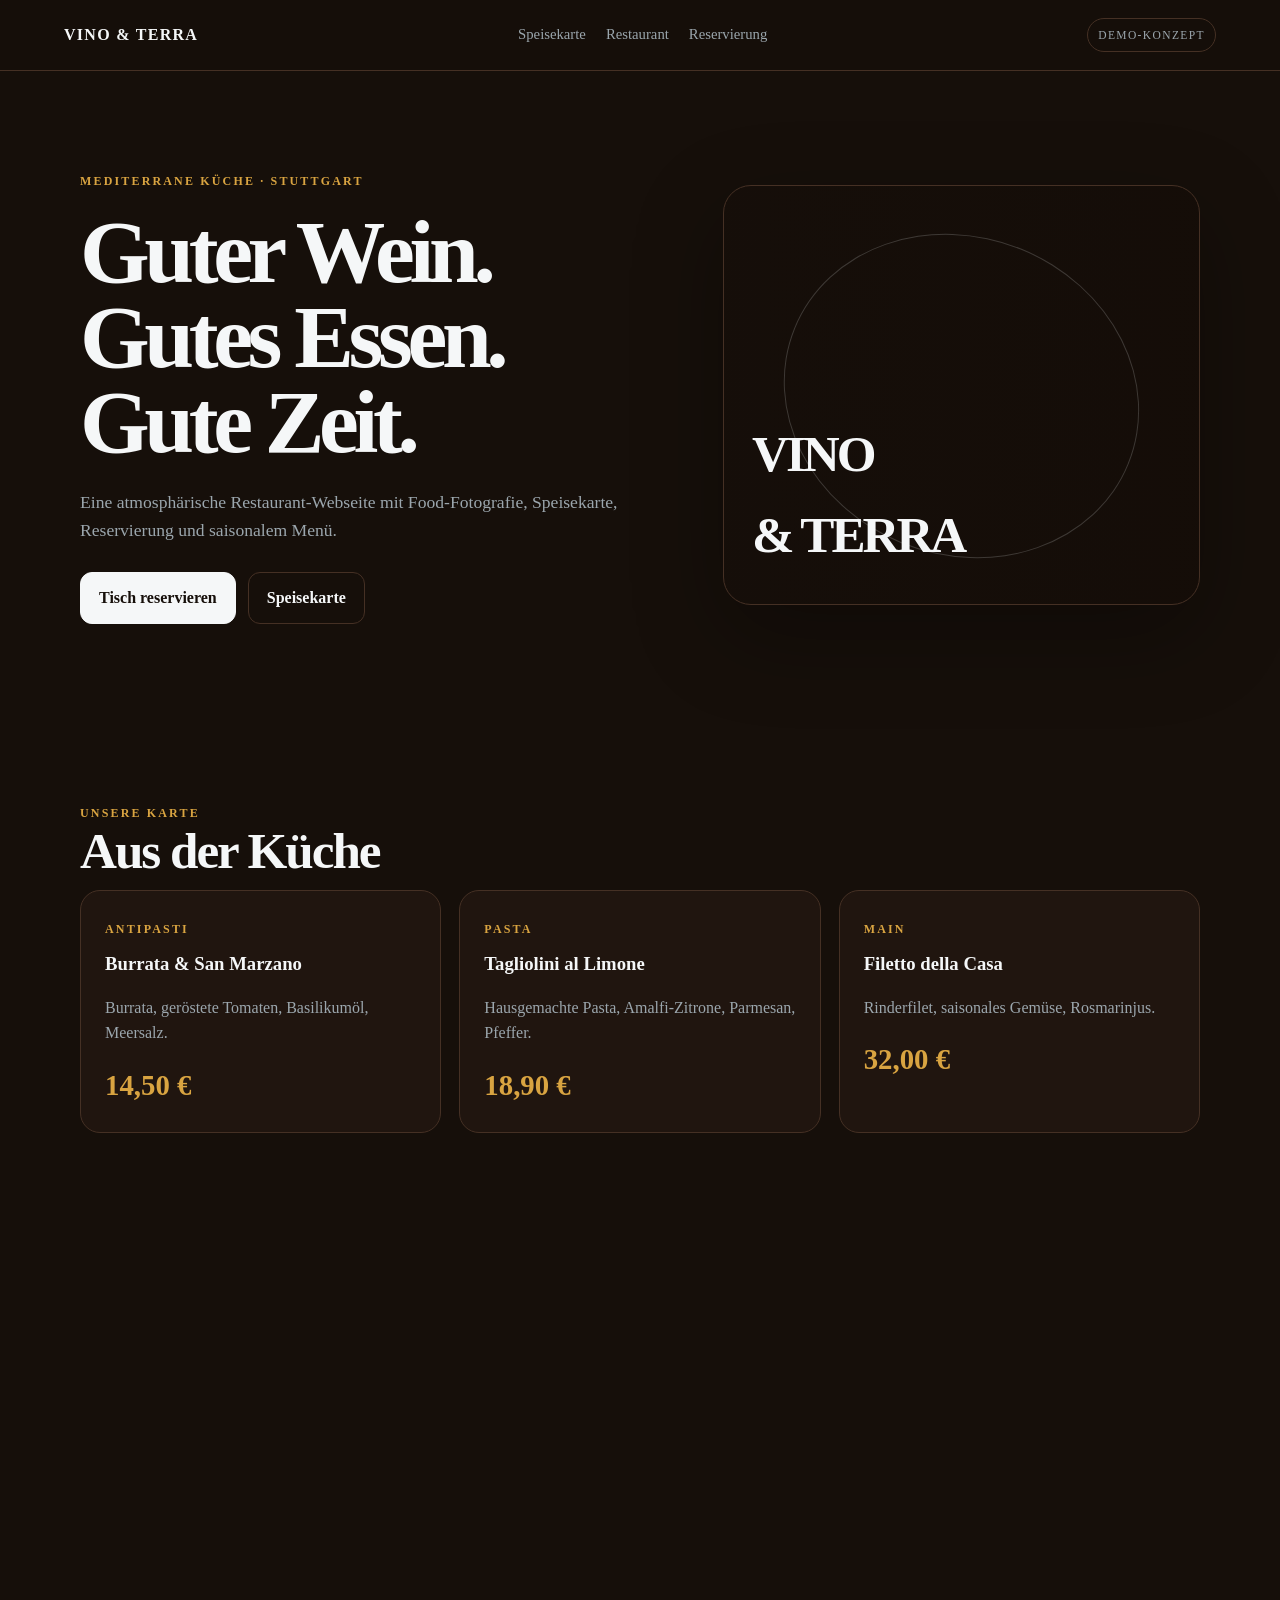
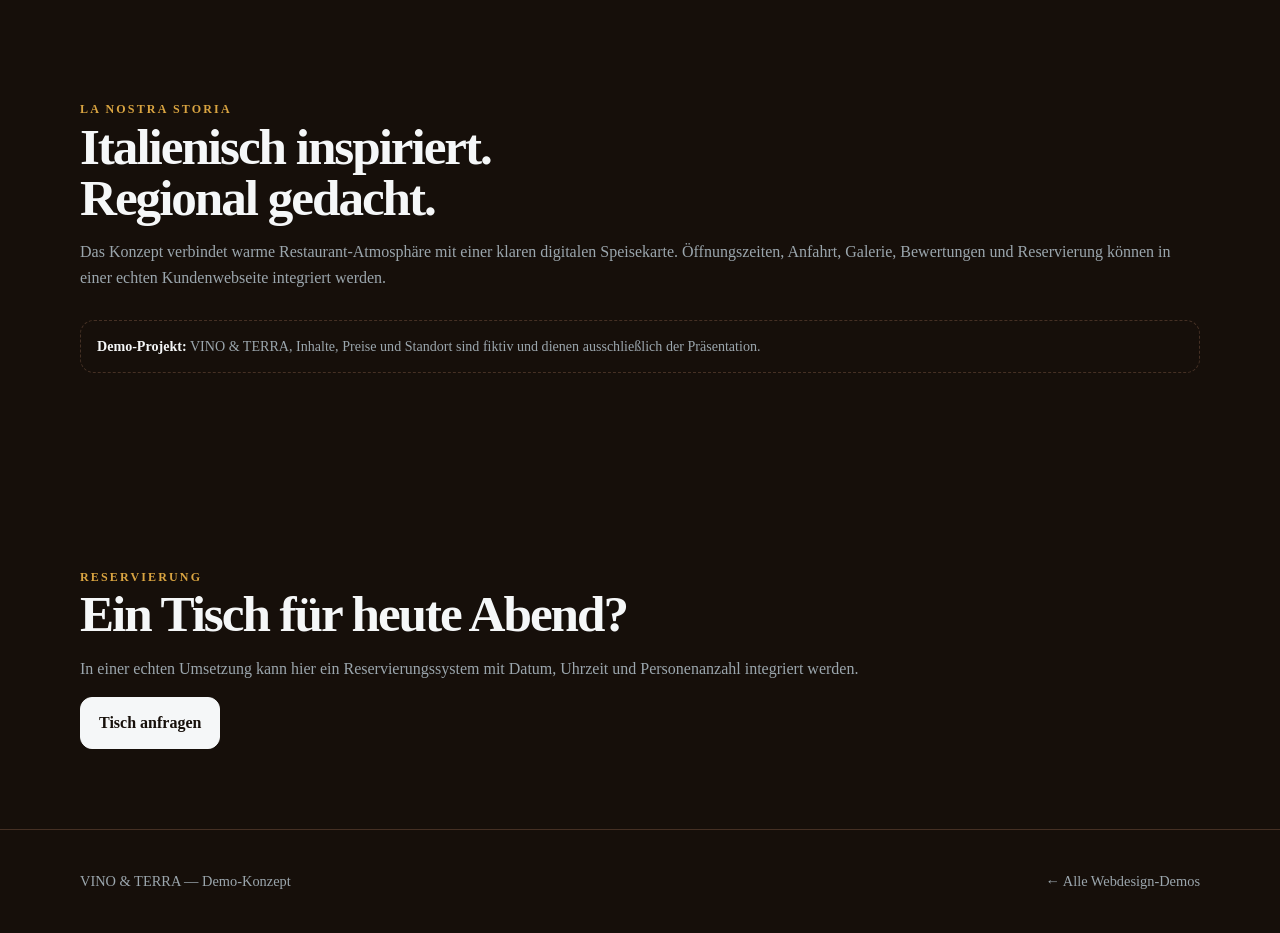
<file: restaurant/index.html>
<!doctype html><html lang="de"><head><meta charset="utf-8"><meta name="viewport" content="width=device-width,initial-scale=1"><meta name="description" content="VINO & TERRA — Restaurant Demo-Konzept"><title>VINO & TERRA — Restaurant</title><link rel="stylesheet" href="../demo.css"><style>:root{--accent:#d9a441;--accent-2:#8e3b24;--bg:#160f0a;--surface:#211610;--line:#453024}body{font-family:Georgia,serif}.hero .visual{background:linear-gradient(90deg,rgba(20,12,7,.3),rgba(20,12,7,.7)),url('https://images.unsplash.com/photo-1515003197210-e0cd71810b5f?auto=format&fit=crop&w=1400&q=85') center/cover}.menu-photo{min-height:380px;background:url('https://images.unsplash.com/photo-1547592180-85f173990554?auto=format&fit=crop&w=1200&q=85') center/cover;border-radius:20px}.card{background:#20150f}.price{color:var(--accent)}</style></head><body><nav class="demo-nav"><a class="brand" href="../">VINO & TERRA</a><div class="menu"><a href="#menu">Speisekarte</a><a href="#story">Restaurant</a><a href="#reserve">Reservierung</a></div><span class="demo-badge">Demo-Konzept</span></nav><main><section class="hero"><div class="container hero-grid"><div><span class="eyebrow">Mediterrane Küche · Stuttgart</span><h1>Guter Wein.<br>Gutes Essen.<br>Gute Zeit.</h1><p>Eine atmosphärische Restaurant-Webseite mit Food-Fotografie, Speisekarte, Reservierung und saisonalem Menü.</p><div class="actions"><a class="btn primary" href="#reserve">Tisch reservieren</a><a class="btn" href="#menu">Speisekarte</a></div></div><div class="visual"><div class="visual-label">VINO<br>& TERRA</div></div></div></section><section id="menu" class="section"><div class="container"><span class="eyebrow">Unsere Karte</span><h2>Aus der Küche</h2><div class="cards"><article class="card"><span class="eyebrow">Antipasti</span><h3>Burrata & San Marzano</h3><p>Burrata, geröstete Tomaten, Basilikumöl, Meersalz.</p><strong class="price">14,50 €</strong></article><article class="card"><span class="eyebrow">Pasta</span><h3>Tagliolini al Limone</h3><p>Hausgemachte Pasta, Amalfi-Zitrone, Parmesan, Pfeffer.</p><strong class="price">18,90 €</strong></article><article class="card"><span class="eyebrow">Main</span><h3>Filetto della Casa</h3><p>Rinderfilet, saisonales Gemüse, Rosmarinjus.</p><strong class="price">32,00 €</strong></article></div><div class="menu-photo" style="margin-top:22px"></div></div></section><section id="story" class="section"><div class="container"><span class="eyebrow">La nostra storia</span><h2>Italienisch inspiriert.<br>Regional gedacht.</h2><p class="muted">Das Konzept verbindet warme Restaurant-Atmosphäre mit einer klaren digitalen Speisekarte. Öffnungszeiten, Anfahrt, Galerie, Bewertungen und Reservierung können in einer echten Kundenwebseite integriert werden.</p><div class="demo-note"><strong>Demo-Projekt:</strong> VINO & TERRA, Inhalte, Preise und Standort sind fiktiv und dienen ausschließlich der Präsentation.</div></div></section><section id="reserve" class="section"><div class="container"><span class="eyebrow">Reservierung</span><h2>Ein Tisch für heute Abend?</h2><p class="muted">In einer echten Umsetzung kann hier ein Reservierungssystem mit Datum, Uhrzeit und Personenanzahl integriert werden.</p><a class="btn primary" href="mailto:demo@example.com?subject=Reservierungsanfrage">Tisch anfragen</a></div></section></main><footer class="footer"><div class="container footer-inner"><span>VINO & TERRA — Demo-Konzept</span><a href="../">← Alle Webdesign-Demos</a></div></footer></body></html>
</file>
<file: portfolio.css>
*{box-sizing:border-box}html{scroll-behavior:smooth}body{margin:0;background:#08090b;color:#f5f5f4;font-family:Inter,ui-sans-serif,system-ui,-apple-system,BlinkMacSystemFont,"Segoe UI",sans-serif;line-height:1.6}a{color:inherit;text-decoration:none}.container{width:min(1180px,calc(100% - 40px));margin:auto}.site-header{position:sticky;top:0;z-index:10;background:rgba(8,9,11,.82);backdrop-filter:blur(14px);border-bottom:1px solid #202226}.nav{height:72px;display:flex;align-items:center;justify-content:space-between}.logo{font-weight:900;letter-spacing:.08em}.nav nav{display:flex;gap:28px;font-size:14px;color:#a8a8aa}.nav nav a:hover{color:#fff}.hero{padding:120px 0 100px;border-bottom:1px solid #202226;background:radial-gradient(circle at 80% 20%,#22252b 0,transparent 34%)}.hero-grid{display:grid;grid-template-columns:1.6fr .7fr;gap:70px;align-items:center}.eyebrow{display:block;color:#92949a;font-size:11px;font-weight:800;letter-spacing:.18em;text-transform:uppercase}.hero h1{font-size:clamp(52px,8vw,104px);line-height:.95;letter-spacing:-.065em;margin:24px 0}.hero h1 em,h2 em{font-family:Georgia,serif;font-weight:400}.hero p{max-width:650px;color:#aaa; font-size:18px}.actions{display:flex;gap:12px;margin-top:34px;flex-wrap:wrap}.btn{display:inline-flex;align-items:center;padding:13px 19px;border:1px solid #37393f;border-radius:999px;font-weight:700;font-size:14px}.btn.primary{background:#f5f5f4;color:#090a0c;border-color:#f5f5f4}.hero-card{aspect-ratio:1;border:1px solid #303238;background:linear-gradient(145deg,#17191d,#0d0e11);padding:30px;display:flex;flex-direction:column;justify-content:flex-end}.hero-card span{font-size:100px;font-weight:900;line-height:.8;color:#303238}.hero-card strong{margin-top:45px;font-size:22px}.hero-card small{color:#8d8f95}.section{padding:110px 0;border-bottom:1px solid #202226}.section-head{display:grid;grid-template-columns:1fr .65fr;gap:80px;margin-bottom:55px}.section h2{font-size:clamp(42px,6vw,76px);line-height:1;letter-spacing:-.05em;margin:18px 0}.section-head>p,.contact p{color:#999;max-width:470px}.demo-grid{display:grid;grid-template-columns:1fr 1fr;gap:22px}.demo-card{border:1px solid #2b2d31;background:#101114;transition:transform .25s,border-color .25s}.demo-card:hover{transform:translateY(-5px);border-color:#555}.demo-visual{height:300px;display:flex;flex-direction:column;justify-content:center;align-items:center;text-align:center;font-family:Georgia,serif;font-size:46px;line-height:.9}.demo-visual small{font:800 10px Inter,sans-serif;letter-spacing:.18em;margin-top:20px;opacity:.65}.restaurant .demo-visual{background:linear-gradient(135deg,#382316,#16100c);color:#f3a83b}.it .demo-visual{background:linear-gradient(135deg,#101c30,#071019);color:#68b5ff}.hair .demo-visual{background:linear-gradient(135deg,#321d28,#130d12);color:#f8a6b7}.nails .demo-visual{background:linear-gradient(135deg,#351c29,#160d12);color:#ff91a5}.demo-info{padding:25px}.demo-info>span{font-size:10px;letter-spacing:.14em;color:#85878d}.demo-info h3{font-size:28px;margin:8px 0}.demo-info p{color:#96989d;margin:0 0 20px}.demo-info b{font-size:13px}.process{background:#0d0e10}.process-grid{display:grid;grid-template-columns:.8fr 1.2fr;gap:90px}.steps{display:grid;gap:1px;background:#2b2d31}.steps article{background:#101114;padding:26px}.steps span{font-size:11px;color:#777}.steps h3{margin:10px 0 5px}.steps p{margin:0;color:#999}.contact-box{display:flex;justify-content:space-between;align-items:end;gap:40px}.contact-box h2{margin-bottom:15px}.contact-box p{margin:0}.contact-box .btn{flex-shrink:0}footer{padding:35px 0;color:#8e9095;font-size:13px}.footer-inner{display:flex;align-items:center;gap:30px}.footer-inner strong{color:#fff}.footer-inner a{margin-left:auto;color:#fff}@media(max-width:800px){.nav nav{display:none}.hero{padding:80px 0}.hero-grid,.section-head,.process-grid{grid-template-columns:1fr;gap:35px}.hero-card{max-width:360px}.demo-grid{grid-template-columns:1fr}.demo-visual{height:240px}.section{padding:75px 0}.contact-box{display:block}.contact-box .btn{margin-top:30px}.footer-inner{flex-wrap:wrap}.footer-inner a{margin-left:0;width:100%}}@media(prefers-reduced-motion:reduce){html{scroll-behavior:auto}.demo-card{transition:none}}
</file>
<file: demo.css>
:root{--bg:#0b0d0f;--surface:#12161a;--text:#f5f7f8;--muted:#9ba6ad;--line:#263038;--accent:#7dd3fc;--accent-2:#a78bfa}*{box-sizing:border-box}html{scroll-behavior:smooth}body{margin:0;background:var(--bg);color:var(--text);font-family:Inter,ui-sans-serif,system-ui,-apple-system,BlinkMacSystemFont,"Segoe UI",sans-serif;line-height:1.6}a{color:inherit;text-decoration:none}.demo-nav{position:sticky;top:0;z-index:20;display:flex;justify-content:space-between;align-items:center;padding:18px 5vw;background:color-mix(in srgb,var(--bg) 88%,transparent);backdrop-filter:blur(14px);border-bottom:1px solid var(--line)}.brand{font-weight:800;letter-spacing:.08em}.demo-badge{font-size:.72rem;text-transform:uppercase;letter-spacing:.12em;padding:7px 10px;border:1px solid var(--line);border-radius:999px;color:var(--muted)}.container{width:min(1120px,90vw);margin:auto}.hero{min-height:72vh;display:grid;place-items:center;padding:90px 0}.hero-grid{display:grid;grid-template-columns:1.1fr .9fr;gap:60px;align-items:center}.eyebrow{font-size:.75rem;text-transform:uppercase;letter-spacing:.18em;color:var(--accent);font-weight:800}.hero h1{font-size:clamp(3rem,7vw,6.8rem);line-height:.95;margin:16px 0 24px;letter-spacing:-.06em}.hero p{max-width:620px;color:var(--muted);font-size:1.1rem}.actions{display:flex;gap:12px;flex-wrap:wrap;margin-top:28px}.btn{display:inline-flex;align-items:center;justify-content:center;padding:12px 18px;border-radius:12px;border:1px solid var(--line);font-weight:700}.btn.primary{background:var(--text);color:var(--bg);border-color:var(--text)}.visual{min-height:420px;border:1px solid var(--line);border-radius:28px;background:radial-gradient(circle at 30% 20%,color-mix(in srgb,var(--accent) 25%,transparent),transparent 36%),radial-gradient(circle at 80% 80%,color-mix(in srgb,var(--accent-2) 22%,transparent),transparent 38%),var(--surface);position:relative;overflow:hidden;box-shadow:0 30px 90px rgba(0,0,0,.3)}.visual:before{content:"";position:absolute;inset:12%;border:1px solid color-mix(in srgb,var(--text) 18%,transparent);border-radius:50%;transform:rotate(22deg)}.visual-label{position:absolute;bottom:28px;left:28px;font-size:clamp(2rem,4vw,4rem);font-weight:900;letter-spacing:-.06em}.section{padding:80px 0}.section h2{font-size:clamp(2rem,4vw,3.5rem);line-height:1;margin:0 0 14px;letter-spacing:-.04em}.muted{color:var(--muted)}.cards{display:grid;grid-template-columns:repeat(3,1fr);gap:18px}.card{background:var(--surface);border:1px solid var(--line);border-radius:20px;padding:24px}.card h3{margin:8px 0}.card p{color:var(--muted)}.price{font-size:1.8rem;font-weight:800}.footer{padding:40px 0;border-top:1px solid var(--line);color:var(--muted);font-size:.9rem}.footer-inner{display:flex;justify-content:space-between;gap:20px;flex-wrap:wrap}.demo-note{margin:30px 0;padding:14px 16px;border:1px dashed var(--line);border-radius:14px;color:var(--muted);font-size:.88rem}.demo-note strong{color:var(--text)}.menu{display:flex;gap:20px;color:var(--muted);font-size:.92rem}.menu a:hover{color:var(--text)}@media(max-width:800px){.hero-grid{grid-template-columns:1fr;gap:35px}.visual{min-height:300px}.cards{grid-template-columns:1fr}.menu{display:none}.hero{padding:60px 0}.section{padding:55px 0}}
</file>
